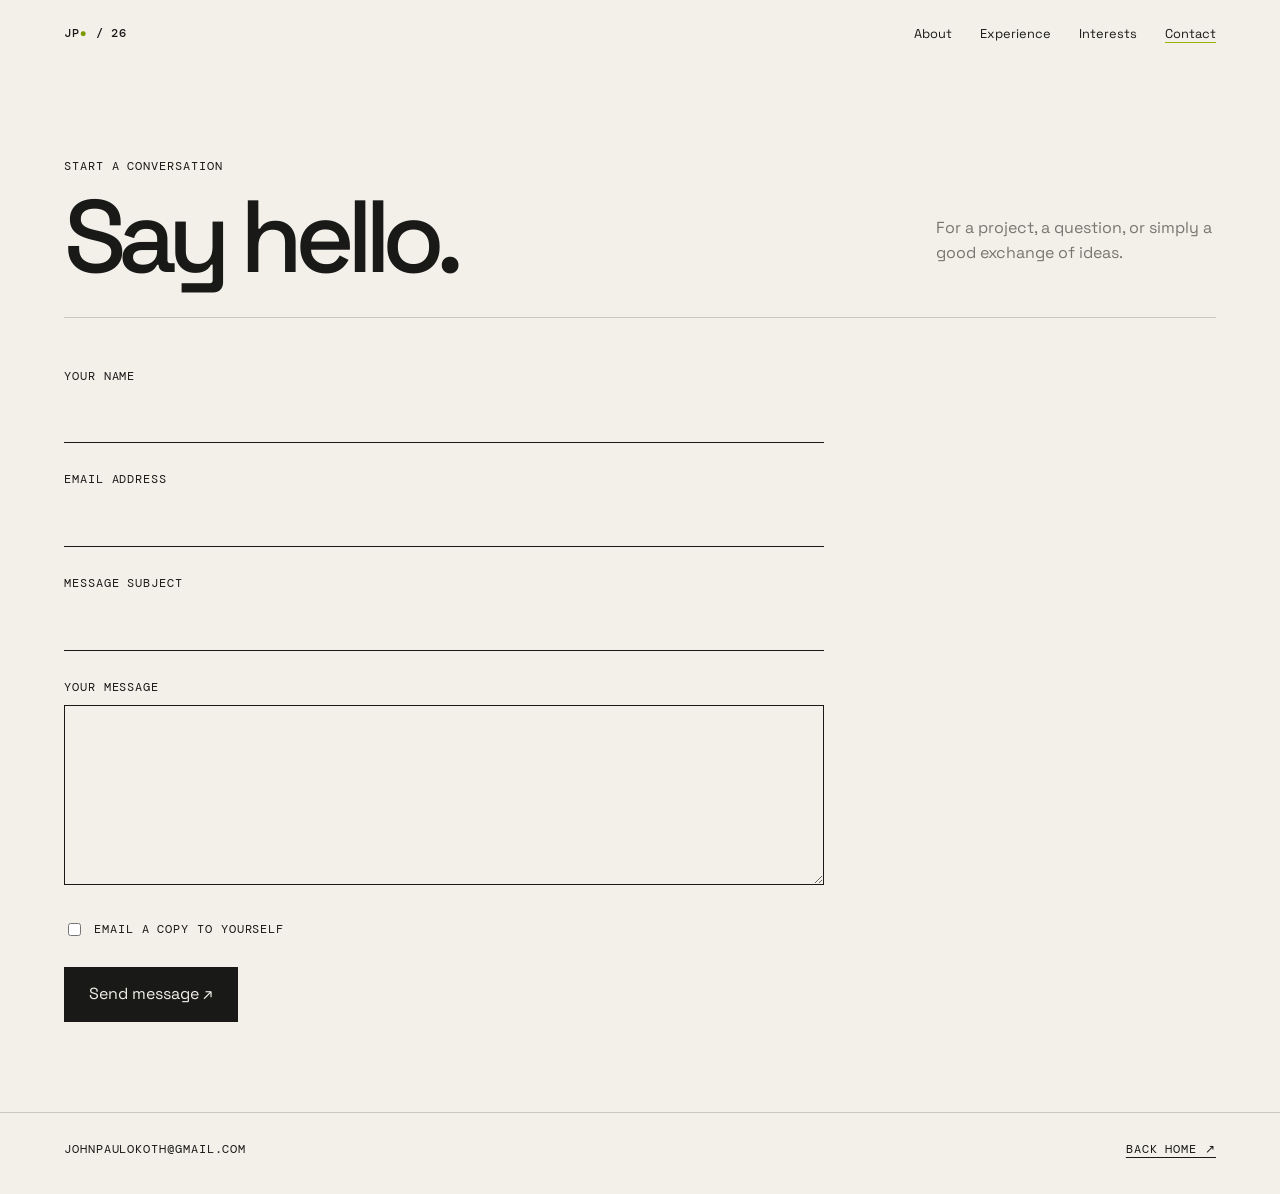
<file: contact.html>
<!DOCTYPE html>
<html lang="en">
<head>
    <meta charset="UTF-8">
    <meta name="viewport" content="width=device-width, initial-scale=1.0">
    <title>Contact | John Paul Okoth</title>
    
    <link rel="stylesheet" href="main.css">
</head>
<body>
  <header class="site-header"><a class="mark" href="index.html">JP<span>●</span> / 26</a><nav><a href="index.html">About</a><a href="personalExp.html">Experience</a><a href="hobbies.html">Interests</a><a href="contact.html" aria-current="page">Contact</a></nav></header>
  <main class="page subpage"><div class="subpage-header"><div><p class="eyebrow">Start a conversation</p><h1>Say hello.</h1></div><p class="subpage-intro">For a project, a question, or simply a good exchange of ideas.</p></div>
    <form action="mailto:johnpaulokoth@gmail.com" method="post" enctype="text/plain">
        <label for="name">Your name</label><input type="text" name="name" id="name" required>
        <label for="email">Email address</label><input type="email" name="email" id="email" required>
        <label for="subject">Message subject</label><input type="text" name="subject" id="subject">
        <label for="message">Your message</label><textarea name="message" id="message" required></textarea>
        <label class="check"><input type="checkbox" name="copy" id="copy"> Email a copy to yourself</label>
        <button type="submit">Send message ↗</button>
    </form></main>
	<footer class="site-footer"><span>johnpaulokoth@gmail.com</span><span><a href="index.html">Back home ↗</a></span></footer>

</body> 
</html>
</file>
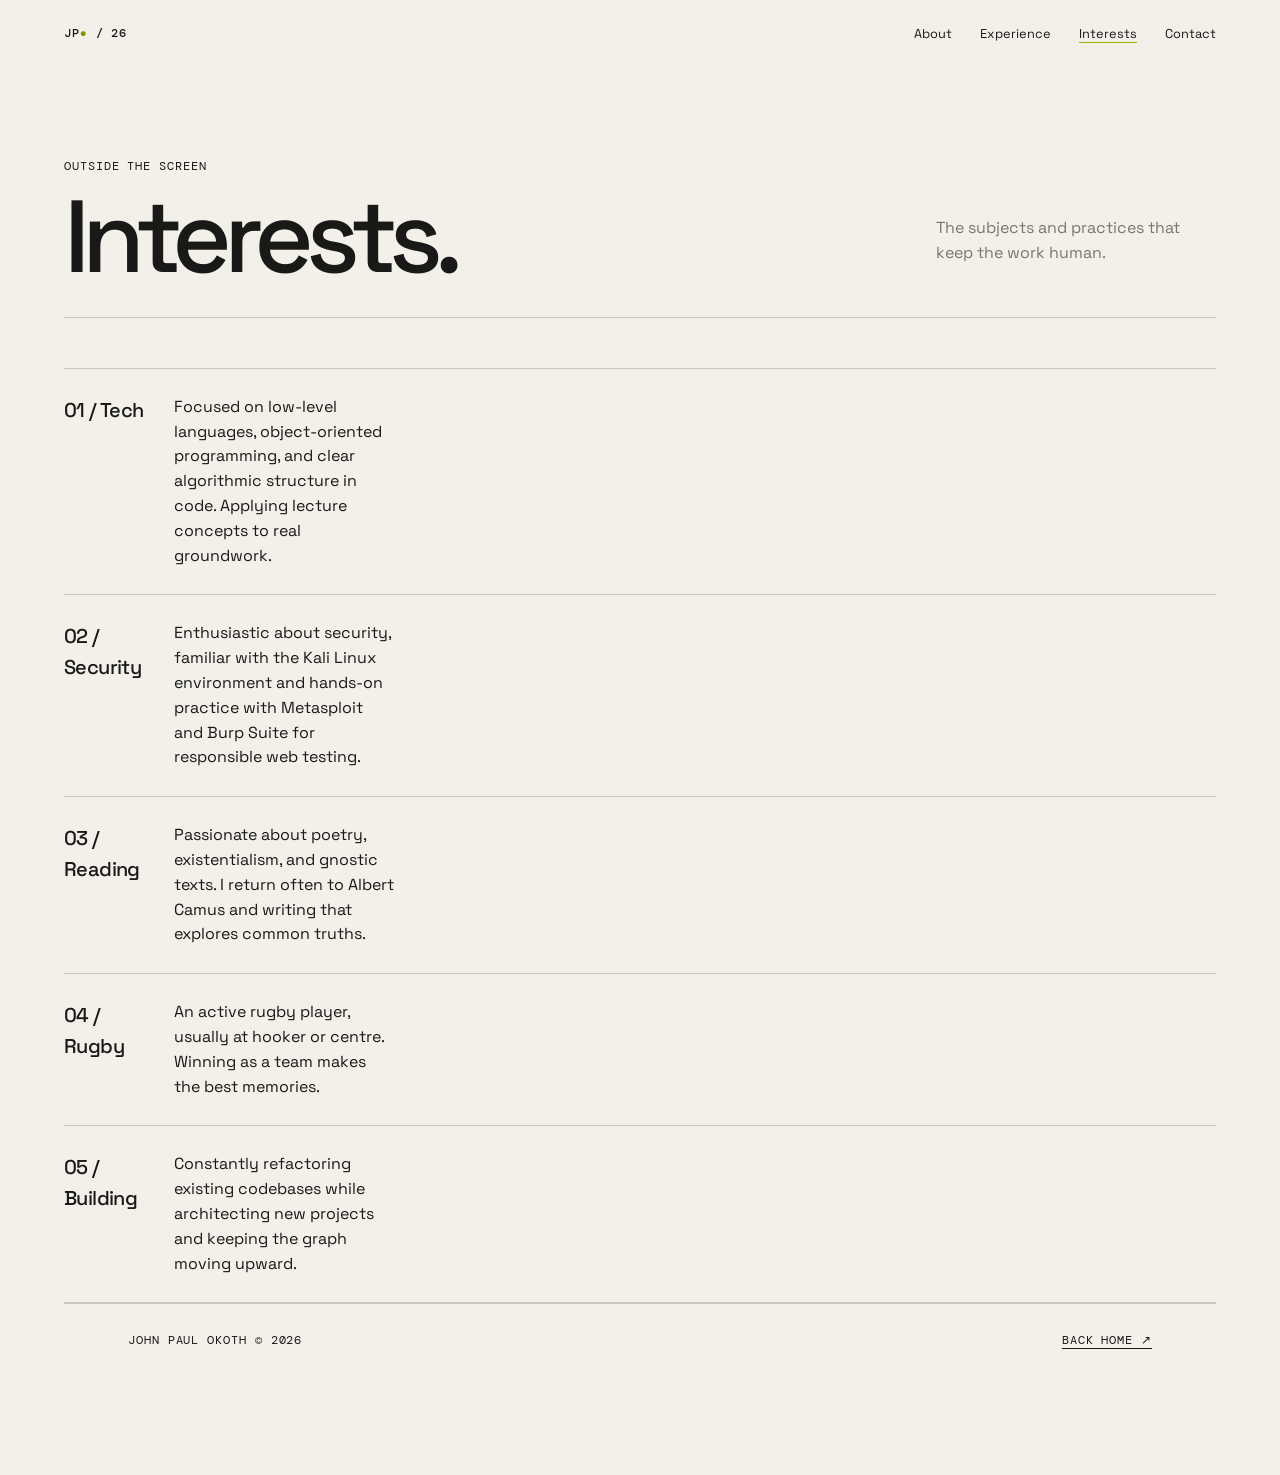
<file: hobbies.html>
<!DOCTYPE html>
<html lang="en">
<head>
  <meta charset="UTF-8">
  <link rel="stylesheet" href="main.css">
  <meta name="viewport" content="width=device-width, initial-scale=1.0">
  <title>Interests | John Paul Okoth</title>
</head>
<body>
  <header class="site-header"><a class="mark" href="index.html">JP<span>●</span> / 26</a><nav><a href="index.html">About</a><a href="personalExp.html">Experience</a><a href="hobbies.html" aria-current="page">Interests</a><a href="contact.html">Contact</a></nav></header>
  <main class="page subpage"><div class="subpage-header"><div><p class="eyebrow">Outside the screen</p><h1>Interests.</h1></div><p class="subpage-intro">The subjects and practices that keep the work human.</p></div>
  <ol class="hobby-list">
    <li><h3>01 / Tech</h3><p>Focused on low-level languages, object-oriented programming, and clear algorithmic structure in code. Applying lecture concepts to real groundwork.</p></li>
    <li><h3>02 / Security</h3><p>Enthusiastic about security, familiar with the Kali Linux environment and hands-on practice with Metasploit and Burp Suite for responsible web testing.</p></li>
    <li><h3>03 / Reading</h3><p>Passionate about poetry, existentialism, and gnostic texts. I return often to Albert Camus and writing that explores common truths.</p></li>
    <li><h3>04 / Rugby</h3><p>An active rugby player, usually at hooker or centre. Winning as a team makes the best memories.</p></li>
    <li><h3>05 / Building</h3><p>Constantly refactoring existing codebases while architecting new projects and keeping the graph moving upward.</p></li>
  </ol>
  <footer class="site-footer"><span>John Paul Okoth © 2026</span><span><a href="index.html">Back home ↗</a></span></footer>
</body>
</html>
</file>
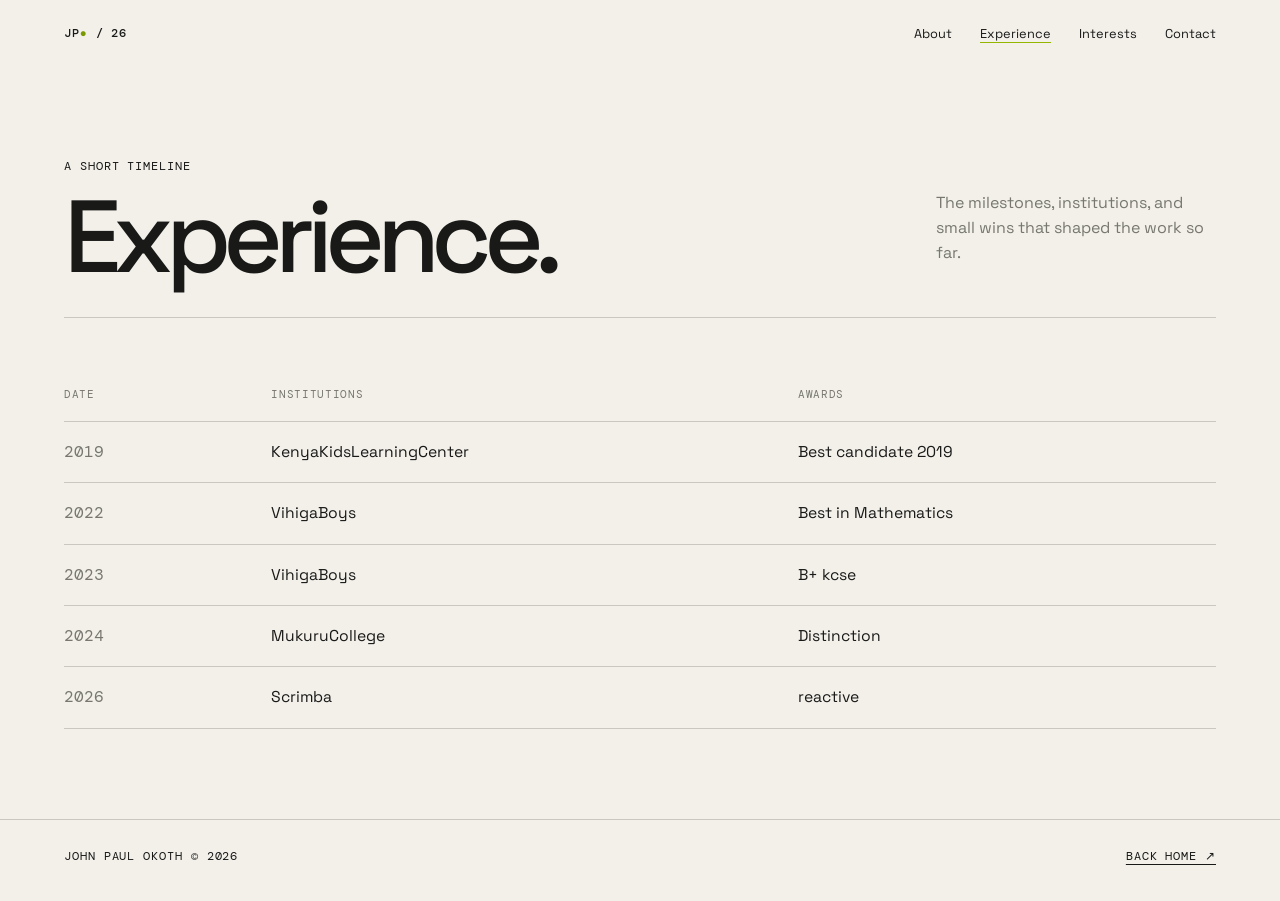
<file: personalExp.html>
<!DOCTYPE html>
<html>
 <head>
    <meta name="viewport" content="width=device-width, initial-scale=1.0">
    <title>Experience | John Paul Okoth</title>
  <link rel="stylesheet" href="main.css">
 </head>
 
 <body>
    <header class="site-header"><a class="mark" href="index.html">JP<span>●</span> / 26</a><nav><a href="index.html">About</a><a href="personalExp.html" aria-current="page">Experience</a><a href="hobbies.html">Interests</a><a href="contact.html">Contact</a></nav></header>
    <main class="page subpage"><div class="subpage-header"><div><p class="eyebrow">A short timeline</p><h1>Experience.</h1></div><p class="subpage-intro">The milestones, institutions, and small wins that shaped the work so far.</p></div>
     <table>
    <tr>
	<th>Date</th>
	<th>Institutions</th>
	<th>Awards</th>
    </tr>
    <tr>
	<td>2019</td>
	<td>KenyaKidsLearningCenter</td>
	<td>Best candidate 2019</td>
    
    </tr>
    <tr>
	<td>2022</td>
	<td>VihigaBoys</td>
	<td>Best in Mathematics</td>
    </tr>
    <tr>
        <td>2023</td>
        <td>VihigaBoys</td>
        <td>B+ kcse</td>
    </tr>
    <tr>
        <td>2024</td>
        <td>MukuruCollege</td>
        <td>Distinction</td>
    </tr>
    <tr>
        <td>2026</td>
        <td>Scrimba</td>
        <td>reactive</td>
    </tr>


     </table></main>
    <footer class="site-footer"><span>John Paul Okoth © 2026</span><span><a href="index.html">Back home ↗</a></span></footer>
 </body>

</html>
</file>
<file: main.css>
@import url('https://fonts.googleapis.com/css2?family=DM+Mono:wght@400;500&family=Space+Grotesk:wght@400;500;600;700&display=swap');

:root {
  --ink: #191918;
  --paper: #f2f0e9;
  --muted: #777770;
  --line: #c9c8c0;
  --acid: #caff4a;
  --serif: Georgia, 'Times New Roman', serif;
}

* { box-sizing: border-box; }
html { scroll-behavior: smooth; }
body { margin: 0; background: var(--paper); color: var(--ink); font-family: 'Space Grotesk', sans-serif; line-height: 1.55; }
a { color: inherit; text-decoration-thickness: 1px; text-underline-offset: 4px; }
a:hover { color: #5b7100; }
.site-header { align-items: center; display: flex; justify-content: space-between; margin: 0 auto; max-width: 1400px; padding: 24px 5vw; }
.mark, .eyebrow, .section-number, .meta, .site-footer, label { font-family: 'DM Mono', monospace; font-size: .72rem; letter-spacing: .08em; text-transform: uppercase; }
.mark { font-weight: 500; text-decoration: none; }
.mark span { color: #7a9900; }
nav { display: flex; gap: 28px; }
nav a { font-size: .8rem; text-decoration: none; }
nav a[aria-current='page'] { text-decoration: underline; text-decoration-color: #94b600; }
.page, .site-footer { margin: 0 auto; max-width: 1400px; padding: 0 5vw; }
.hero { border-top: 1px solid var(--line); display: grid; gap: 6vw; grid-template-columns: 1.2fr .8fr; min-height: 620px; padding: 10vh 0 12vh; }
.hero-copy { align-self: end; }
h1, h2, h3, p { margin-top: 0; }
h1 { font-size: clamp(4rem, 10vw, 9.5rem); font-weight: 500; letter-spacing: -.08em; line-height: .88; margin: 20px 0 34px; max-width: 850px; }
h1 em { font-family: var(--serif); font-weight: 400; letter-spacing: -.08em; }
h2 { font-size: clamp(2rem, 4vw, 4.5rem); font-weight: 500; letter-spacing: -.06em; line-height: .95; }
h3 { font-size: 1.25rem; font-weight: 500; letter-spacing: -.03em; }
.lede { font-size: clamp(1.1rem, 1.8vw, 1.5rem); max-width: 600px; }
.hero-aside { align-self: center; }
.profile-img { aspect-ratio: 4 / 5; display: block; filter: grayscale(1); object-fit: cover; width: min(100%, 360px); }
.caption { color: var(--muted); font-family: 'DM Mono', monospace; font-size: .72rem; margin-top: 12px; }
.section { border-top: 1px solid var(--line); display: grid; gap: 5vw; grid-template-columns: .25fr 1fr; padding: 70px 0 90px; }
.section-number { color: var(--muted); padding-top: 6px; }
.section-content { max-width: 850px; }
.section-content > p { font-size: 1.15rem; max-width: 730px; }
.split-list { display: grid; gap: 0 5vw; grid-template-columns: repeat(2, 1fr); list-style: none; margin: 30px 0 0; padding: 0; }
.split-list li { border-top: 1px solid var(--line); padding: 15px 0; }
.split-list strong { display: block; font-weight: 500; }
.split-list span { color: var(--muted); font-size: .9rem; }
.arrow-link { display: inline-block; margin-top: 18px; }
.site-footer { border-top: 1px solid var(--line); display: flex; justify-content: space-between; padding-bottom: 35px; padding-top: 28px; }
.site-footer a { margin-left: 22px; }
.subpage { padding-bottom: 10vh; padding-top: 10vh; }
.subpage-header { align-items: end; border-bottom: 1px solid var(--line); display: flex; justify-content: space-between; margin-bottom: 50px; padding-bottom: 35px; }
.subpage h1 { font-size: clamp(3.5rem, 8vw, 8rem); margin: 16px 0 0; }
.subpage-intro { color: var(--muted); max-width: 280px; }
table { border-collapse: collapse; font-size: .98rem; width: 100%; }
th { color: var(--muted); font-family: 'DM Mono', monospace; font-size: .7rem; font-weight: 400; letter-spacing: .06em; text-align: left; text-transform: uppercase; }
th, td { border-bottom: 1px solid var(--line); padding: 18px 10px 18px 0; text-align: left; }
td:first-child { color: var(--muted); font-family: 'DM Mono', monospace; width: 18%; }
.hobby-list { list-style: none; margin: 0; padding: 0; }
.hobby-list li { border-top: 1px solid var(--line); display: grid; gap: 30px; grid-template-columns: 80px 220px 1fr; padding: 26px 0; }
.hobby-list li:last-child { border-bottom: 1px solid var(--line); }
.hobby-list h3 { margin: 0; }
.hobby-list p { margin: 0; max-width: 600px; }
form { max-width: 760px; }
label { display: block; margin: 28px 0 8px; }
input, textarea { background: transparent; border: 0; border-bottom: 1px solid var(--ink); border-radius: 0; color: var(--ink); font: inherit; padding: 12px 0; width: 100%; }
textarea { border: 1px solid var(--ink); min-height: 180px; padding: 12px; resize: vertical; }
input:focus, textarea:focus { outline: 2px solid var(--acid); outline-offset: 3px; }
.check { align-items: center; display: flex; gap: 10px; margin: 28px 0; }
.check input { accent-color: var(--ink); width: auto; }
button { background: var(--ink); border: 0; color: var(--paper); cursor: pointer; font: inherit; padding: 15px 25px; }
button:hover { background: #5b7100; }
@media (max-width: 700px) {
  .site-header { align-items: flex-start; gap: 20px; }
  nav { flex-wrap: wrap; gap: 10px 16px; justify-content: flex-end; }
  .hero, .section { display: block; min-height: 0; }
  .hero { padding: 70px 0 80px; }
  .hero-aside { margin-top: 50px; }
  .section-number { margin-bottom: 20px; }
  .split-list { grid-template-columns: 1fr; }
  .subpage-header { display: block; }
  .subpage-intro { margin-top: 25px; }
  .hobby-list li { gap: 10px; grid-template-columns: 45px 1fr; }
  .hobby-list p { grid-column: 2; }
  .site-footer { display: block; }
  .site-footer a { margin: 0 18px 0 0; }
}
</file>
